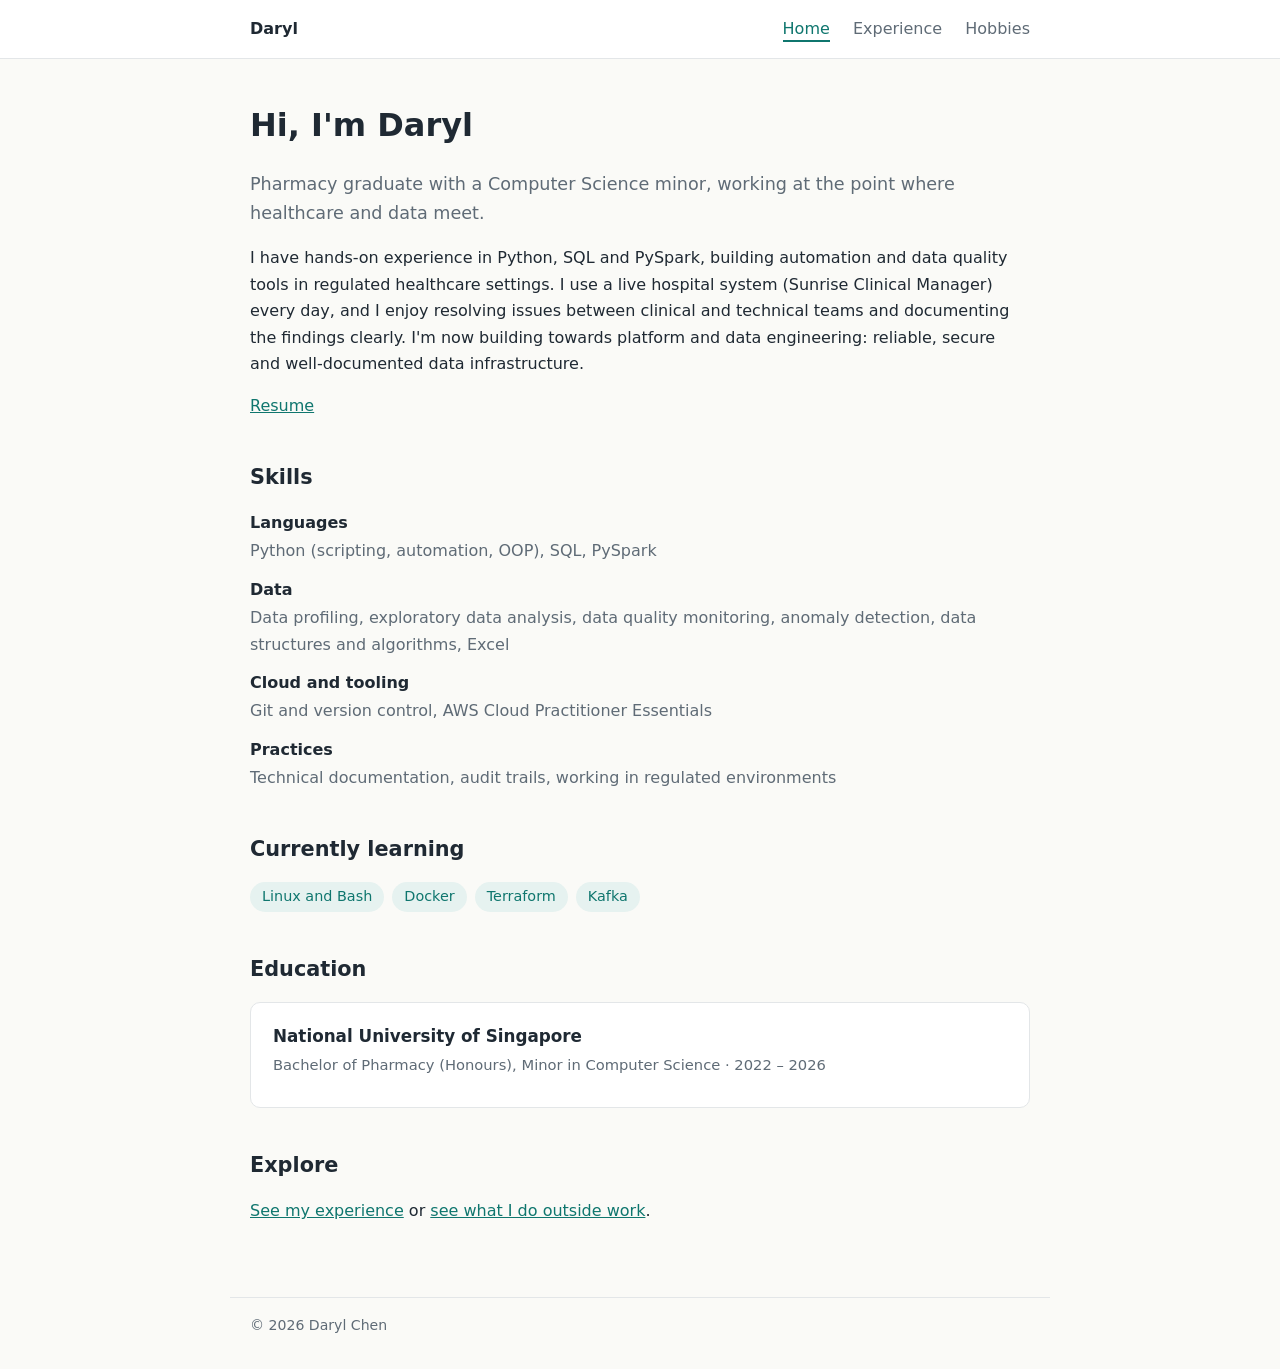
<file: index.html>
<!DOCTYPE html>
<html lang="en">
<head>
  <meta charset="utf-8">
  <meta name="viewport" content="width=device-width, initial-scale=1">
  <title>Daryl Chen | Pharmacy, Data and Automation</title>
  <meta name="description" content="Pharmacy graduate with a Computer Science minor, building data and automation tools in healthcare.">
  <link rel="stylesheet" href="css/style.css">
</head>
<body>
  <header class="site">
    <div class="inner">
      <a class="brand" href="index.html">Daryl</a>
      <nav>
        <a class="active" href="index.html">Home</a>
        <a href="experience.html">Experience</a>
        <a href="hobbies.html">Hobbies</a>
      </nav>
    </div>
  </header>

  <main>
    <h1>Hi, I'm Daryl</h1>
    <p class="lead">Pharmacy graduate with a Computer Science minor, working at the point where healthcare and data meet.</p>

    <p>I have hands-on experience in Python, SQL and PySpark, building automation and data quality tools in regulated healthcare settings. I use a live hospital system (Sunrise Clinical Manager) every day, and I enjoy resolving issues between clinical and technical teams and documenting the findings clearly. I'm now building towards platform and data engineering: reliable, secure and well-documented data infrastructure.</p>

    <a class="resume" href="assets/CV_DarylChen.pdf">Resume</a>

    <h2>Skills</h2>
    <dl class="skills">
      <dt>Languages</dt>
      <dd>Python (scripting, automation, OOP), SQL, PySpark</dd>
      <dt>Data</dt>
      <dd>Data profiling, exploratory data analysis, data quality monitoring, anomaly detection, data structures and algorithms, Excel</dd>
      <dt>Cloud and tooling</dt>
      <dd>Git and version control, AWS Cloud Practitioner Essentials</dd>
      <dt>Practices</dt>
      <dd>Technical documentation, audit trails, working in regulated environments</dd>
    </dl>

    <h2>Currently learning</h2>
    <ul class="tags">
      <li>Linux and Bash</li>
      <li>Docker</li>
      <li>Terraform</li>
      <li>Kafka</li>
    </ul>

    <h2>Education</h2>
    <div class="card">
      <h3>National University of Singapore</h3>
      <p class="meta">Bachelor of Pharmacy (Honours), Minor in Computer Science · 2022 – 2026</p>
    </div>

    <h2>Explore</h2>
    <p><a href="experience.html">See my experience</a> or <a href="hobbies.html">see what I do outside work</a>.</p>
  </main>

  <footer>
    <!-- Add your contact links here, e.g. <a href="mailto:you@example.com">Email</a> · <a href="https://www.linkedin.com/in/your-profile">LinkedIn</a> · <a href="https://github.com/your-username">GitHub</a> -->
    © 2026 Daryl Chen
  </footer>
</body>
</html>
</file>
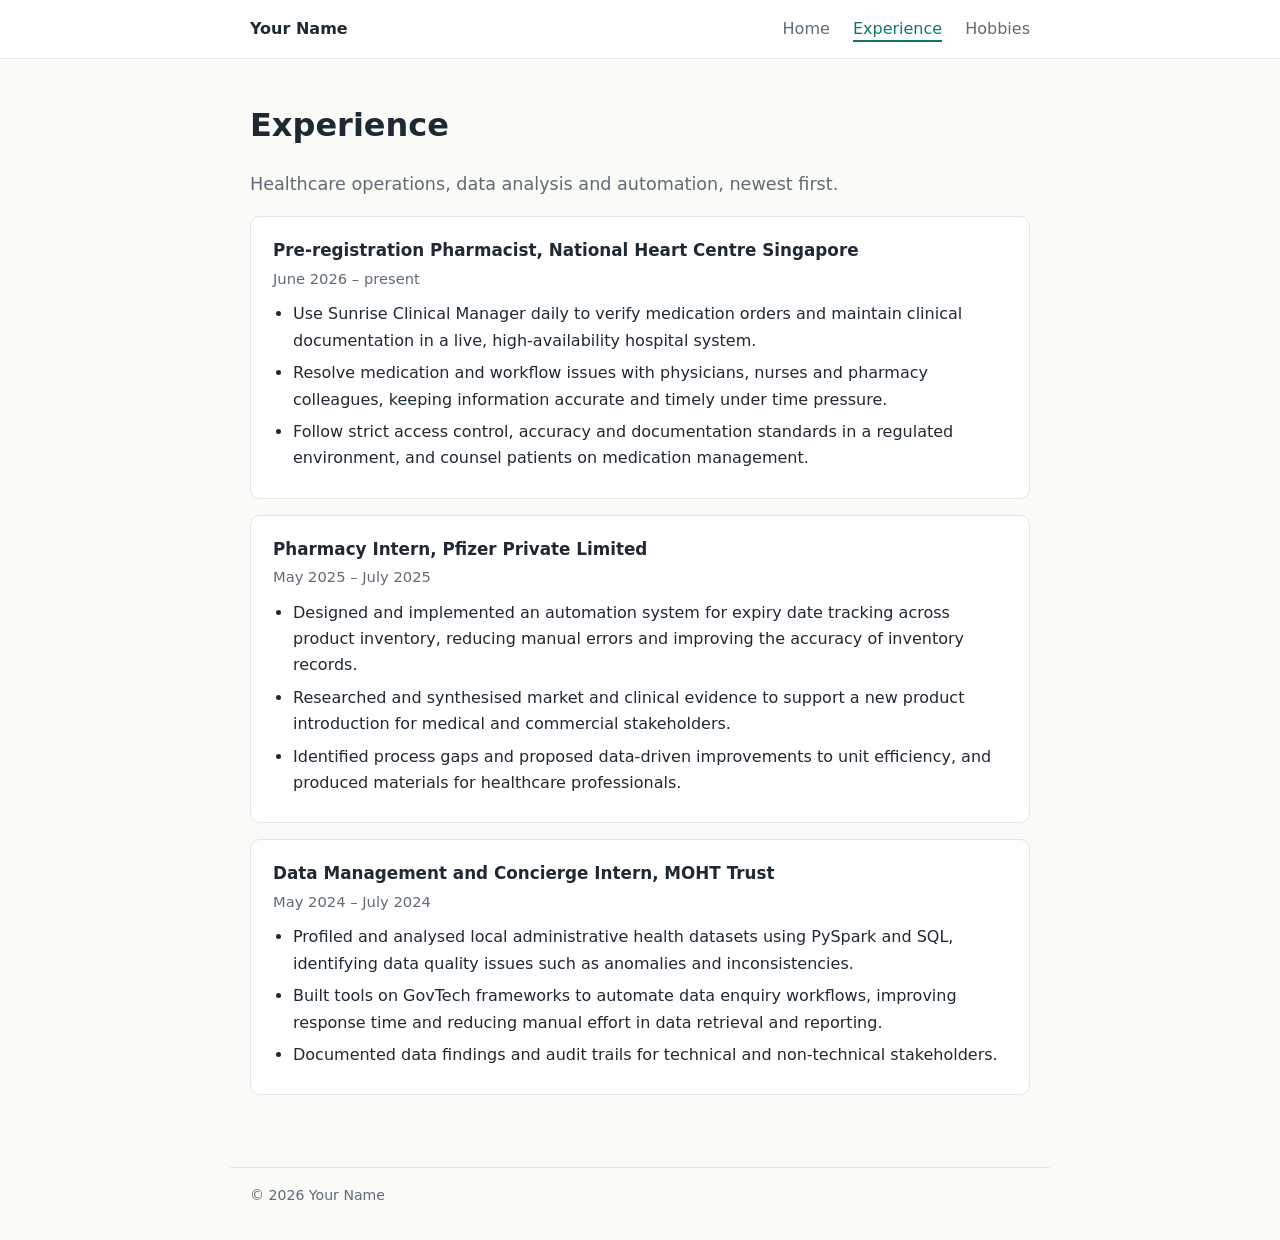
<file: experience.html>
<!DOCTYPE html>
<html lang="en">
<head>
  <meta charset="utf-8">
  <meta name="viewport" content="width=device-width, initial-scale=1">
  <title>Experience | Your Name</title>
  <link rel="stylesheet" href="css/style.css">
</head>
<body>
  <header class="site">
    <div class="inner">
      <a class="brand" href="index.html">Your Name</a>
      <nav>
        <a href="index.html">Home</a>
        <a class="active" href="experience.html">Experience</a>
        <a href="hobbies.html">Hobbies</a>
      </nav>
    </div>
  </header>

  <main>
    <h1>Experience</h1>
    <p class="lead">Healthcare operations, data analysis and automation, newest first.</p>

    <div class="card">
      <h3>Pre-registration Pharmacist, National Heart Centre Singapore</h3>
      <p class="meta">June 2026 – present</p>
      <ul>
        <li>Use Sunrise Clinical Manager daily to verify medication orders and maintain clinical documentation in a live, high-availability hospital system.</li>
        <li>Resolve medication and workflow issues with physicians, nurses and pharmacy colleagues, keeping information accurate and timely under time pressure.</li>
        <li>Follow strict access control, accuracy and documentation standards in a regulated environment, and counsel patients on medication management.</li>
      </ul>
    </div>

    <div class="card">
      <h3>Pharmacy Intern, Pfizer Private Limited</h3>
      <p class="meta">May 2025 – July 2025</p>
      <ul>
        <li>Designed and implemented an automation system for expiry date tracking across product inventory, reducing manual errors and improving the accuracy of inventory records.</li>
        <li>Researched and synthesised market and clinical evidence to support a new product introduction for medical and commercial stakeholders.</li>
        <li>Identified process gaps and proposed data-driven improvements to unit efficiency, and produced materials for healthcare professionals.</li>
      </ul>
    </div>

    <div class="card">
      <h3>Data Management and Concierge Intern, MOHT Trust</h3>
      <p class="meta">May 2024 – July 2024</p>
      <ul>
        <li>Profiled and analysed local administrative health datasets using PySpark and SQL, identifying data quality issues such as anomalies and inconsistencies.</li>
        <li>Built tools on GovTech frameworks to automate data enquiry workflows, improving response time and reducing manual effort in data retrieval and reporting.</li>
        <li>Documented data findings and audit trails for technical and non-technical stakeholders.</li>
      </ul>
    </div>
  </main>

  <footer>
    © 2026 Your Name
  </footer>
</body>
</html>
</file>
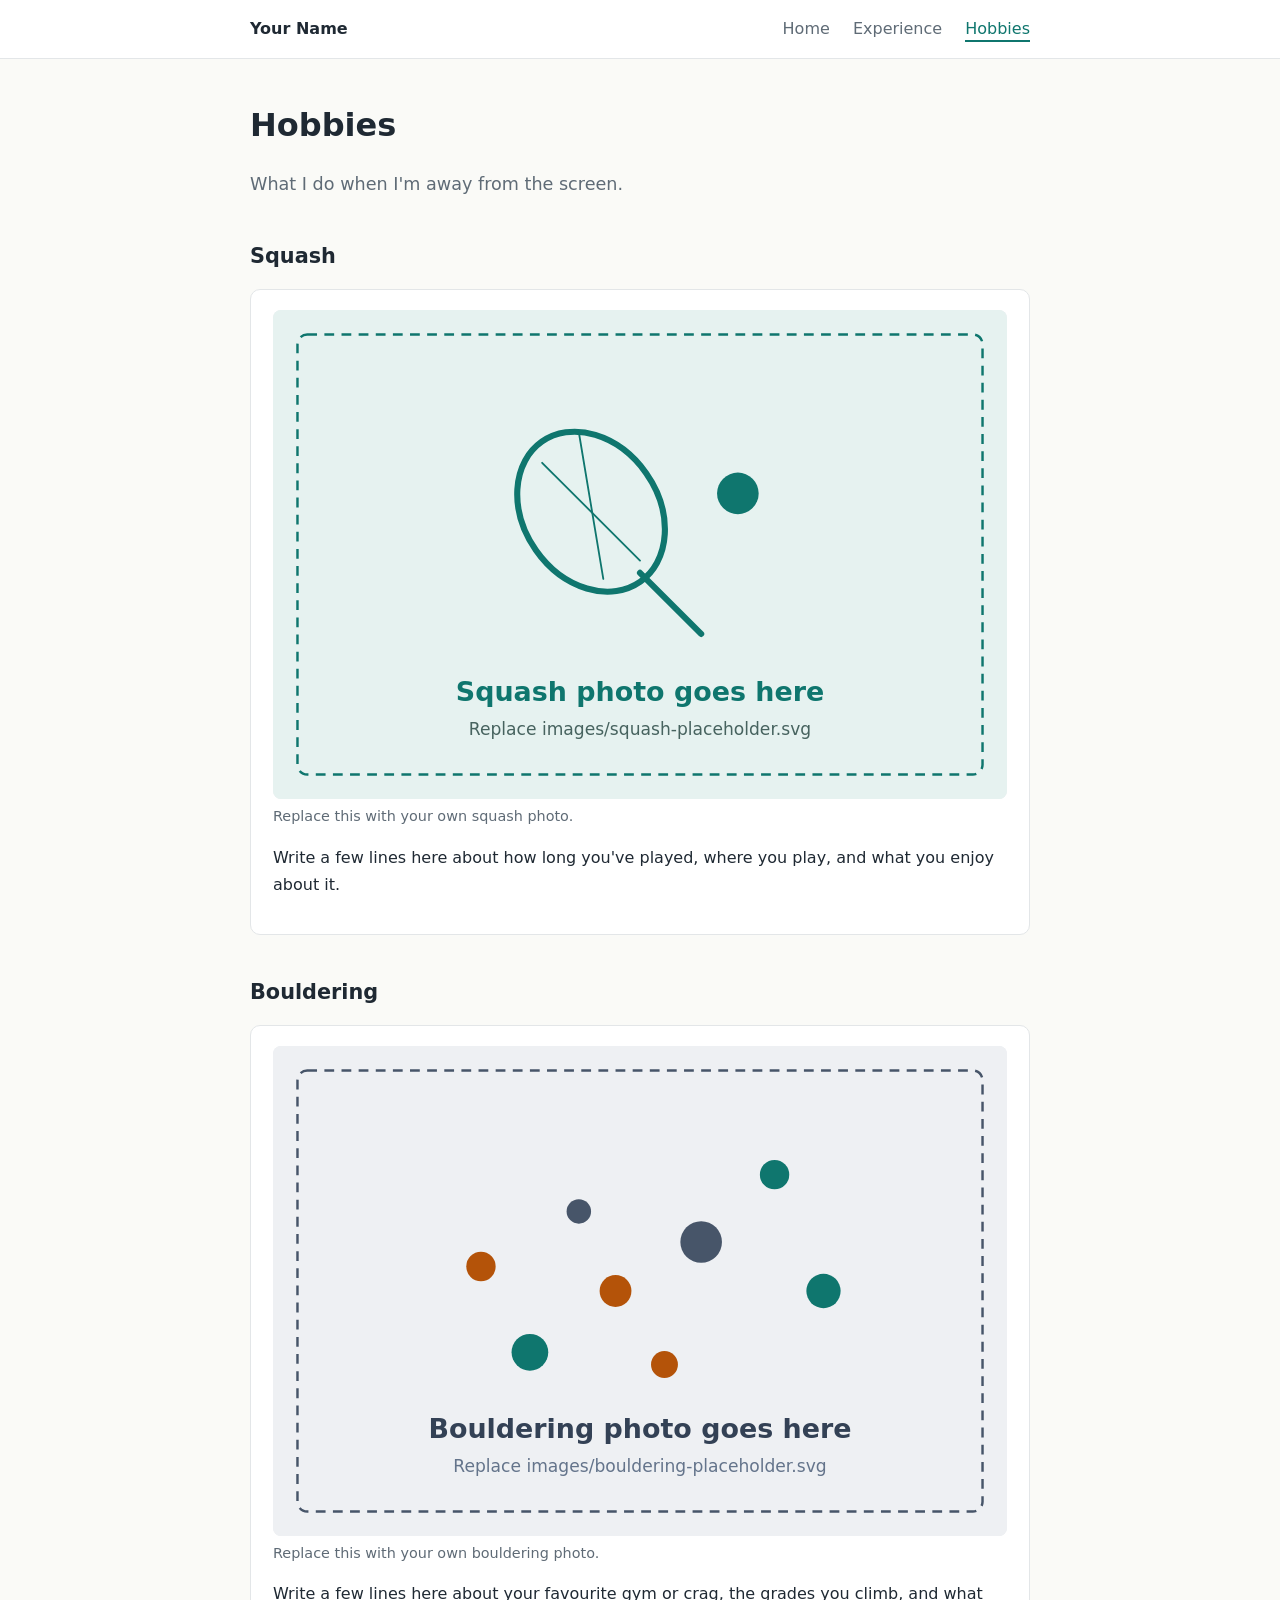
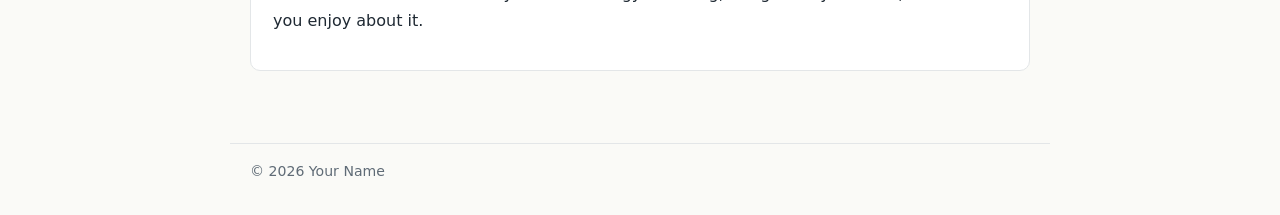
<file: hobbies.html>
<!DOCTYPE html>
<html lang="en">
<head>
  <meta charset="utf-8">
  <meta name="viewport" content="width=device-width, initial-scale=1">
  <title>Hobbies | Your Name</title>
  <link rel="stylesheet" href="css/style.css">
</head>
<body>
  <header class="site">
    <div class="inner">
      <a class="brand" href="index.html">Your Name</a>
      <nav>
        <a href="index.html">Home</a>
        <a href="experience.html">Experience</a>
        <a class="active" href="hobbies.html">Hobbies</a>
      </nav>
    </div>
  </header>

  <main>
    <h1>Hobbies</h1>
    <p class="lead">What I do when I'm away from the screen.</p>

    <h2>Squash</h2>
    <div class="card">
      <figure class="hobby">
        <img src="images/squash-placeholder.svg" alt="Placeholder for a squash photo" width="1200" height="800">
        <figcaption>Replace this with your own squash photo.</figcaption>
      </figure>
      <p>Write a few lines here about how long you've played, where you play, and what you enjoy about it.</p>
    </div>

    <h2>Bouldering</h2>
    <div class="card">
      <figure class="hobby">
        <img src="images/bouldering-placeholder.svg" alt="Placeholder for a bouldering photo" width="1200" height="800">
        <figcaption>Replace this with your own bouldering photo.</figcaption>
      </figure>
      <p>Write a few lines here about your favourite gym or crag, the grades you climb, and what you enjoy about it.</p>
    </div>
  </main>

  <footer>
    © 2026 Your Name
  </footer>
</body>
</html>
</file>
<file: css/style.css>
:root {
  --bg: #fafaf7;
  --surface: #ffffff;
  --text: #1f2933;
  --muted: #5f6b76;
  --accent: #0f766e;
  --border: #e3e6e8;
}

* { box-sizing: border-box; }

body {
  margin: 0;
  font-family: system-ui, -apple-system, "Segoe UI", Roboto, sans-serif;
  line-height: 1.65;
  color: var(--text);
  background: var(--bg);
}

header.site {
  border-bottom: 1px solid var(--border);
  background: var(--surface);
}

header.site .inner,
main,
footer {
  max-width: 820px;
  margin: 0 auto;
  padding: 0 20px;
}

header.site .inner {
  display: flex;
  flex-wrap: wrap;
  align-items: center;
  justify-content: space-between;
  gap: 8px 24px;
  padding-top: 16px;
  padding-bottom: 16px;
}

.brand { font-weight: 700; color: var(--text); text-decoration: none; }

nav a {
  margin-left: 18px;
  color: var(--muted);
  text-decoration: none;
  padding-bottom: 2px;
}
nav a:hover { color: var(--accent); }
nav a.active { color: var(--accent); border-bottom: 2px solid var(--accent); }

main { padding-top: 40px; padding-bottom: 56px; }

h1 { font-size: 2rem; margin: 0 0 8px; }
h2 { font-size: 1.3rem; margin: 40px 0 12px; }
h3 { font-size: 1.05rem; margin: 0; }

.lead { font-size: 1.1rem; color: var(--muted); }

.card {
  background: var(--surface);
  border: 1px solid var(--border);
  border-radius: 10px;
  padding: 20px 22px;
  margin: 16px 0;
}

.card .meta { color: var(--muted); font-size: 0.92rem; margin: 2px 0 10px; }
.card ul { margin: 8px 0 0; padding-left: 20px; }
.card li { margin: 6px 0; }

.tags { list-style: none; padding: 0; display: flex; flex-wrap: wrap; gap: 8px; }
.tags li {
  background: #e6f2f0;
  color: var(--accent);
  border-radius: 999px;
  padding: 3px 12px;
  font-size: 0.9rem;
}

.skills dt { font-weight: 600; margin-top: 12px; }
.skills dd { margin: 2px 0 0; color: var(--muted); }

figure.hobby { margin: 0; }
figure.hobby img {
  width: 100%;
  height: auto;
  border-radius: 8px;
  display: block;
  background: #eceff1;
}
figure.hobby figcaption { color: var(--muted); font-size: 0.9rem; margin-top: 6px; }

a { color: var(--accent); }

footer { color: var(--muted); font-size: 0.88rem; padding-top: 16px; padding-bottom: 32px; border-top: 1px solid var(--border); }
</file>
